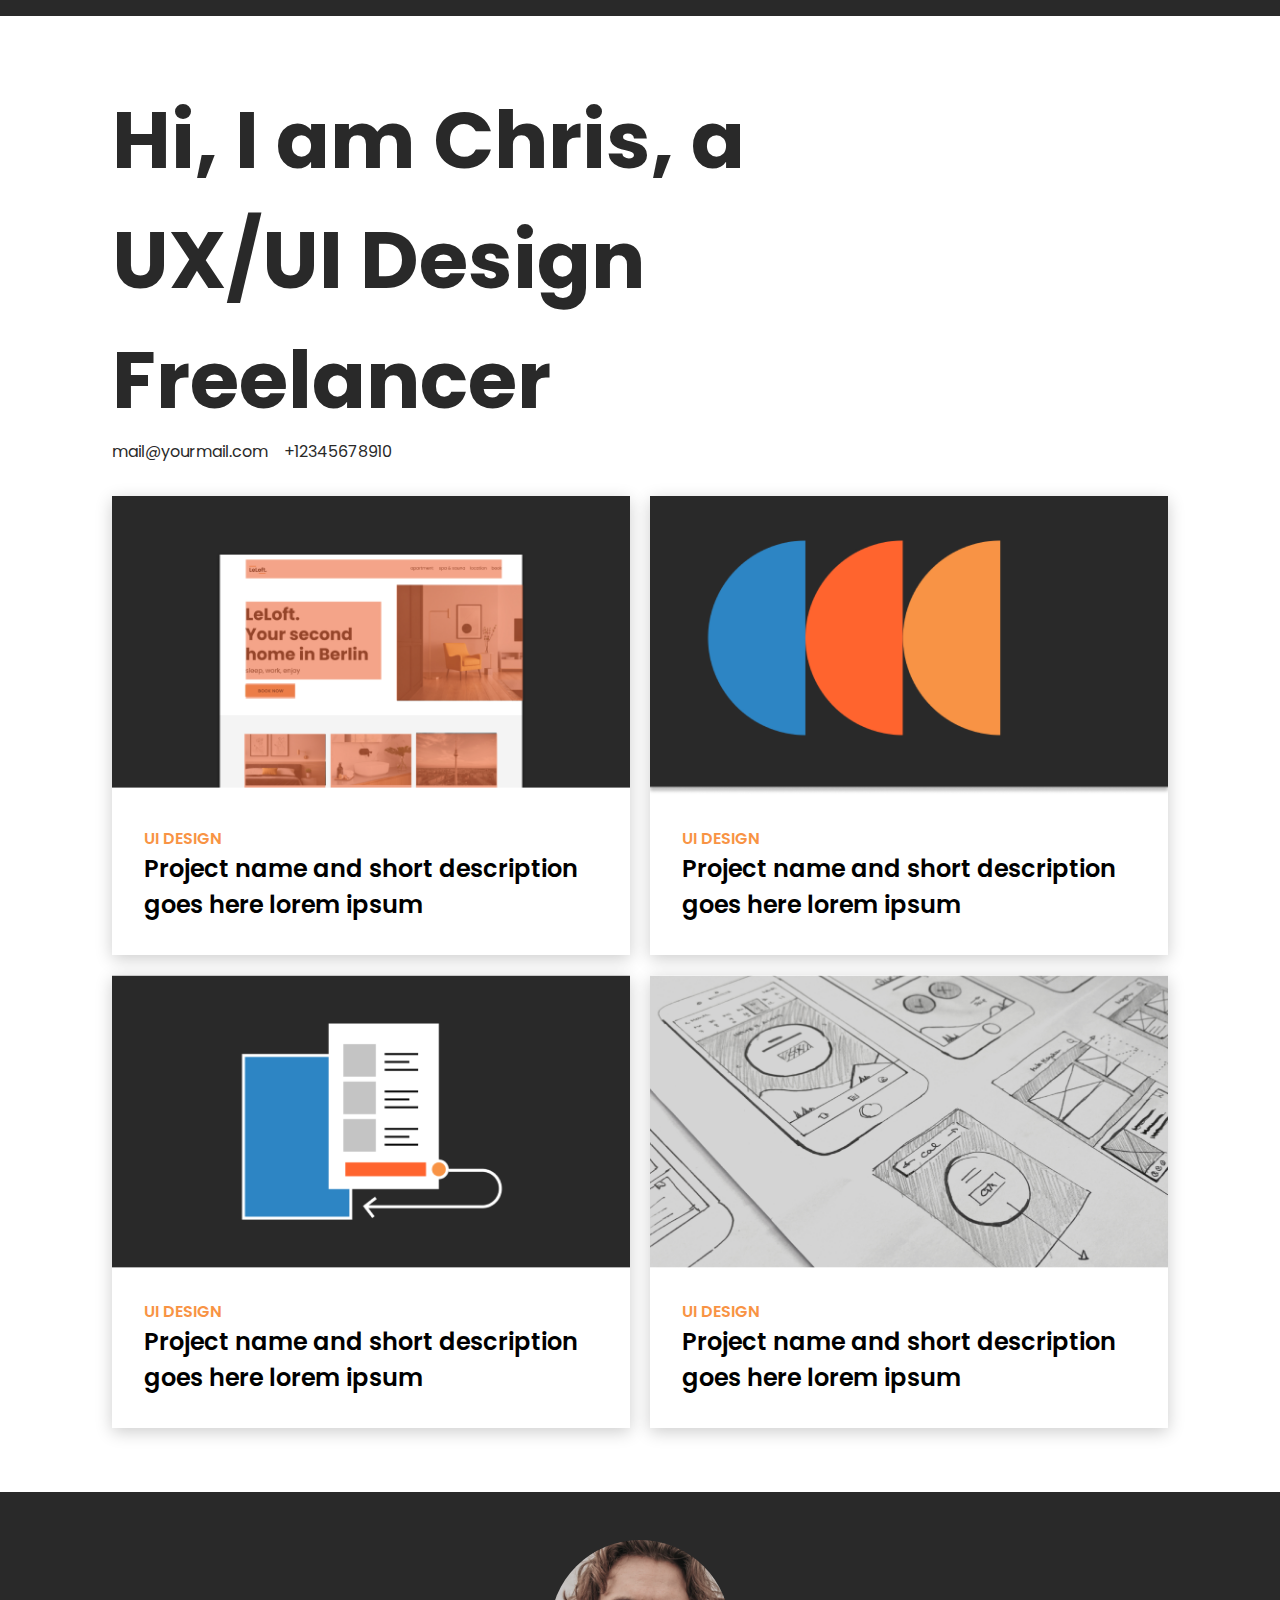
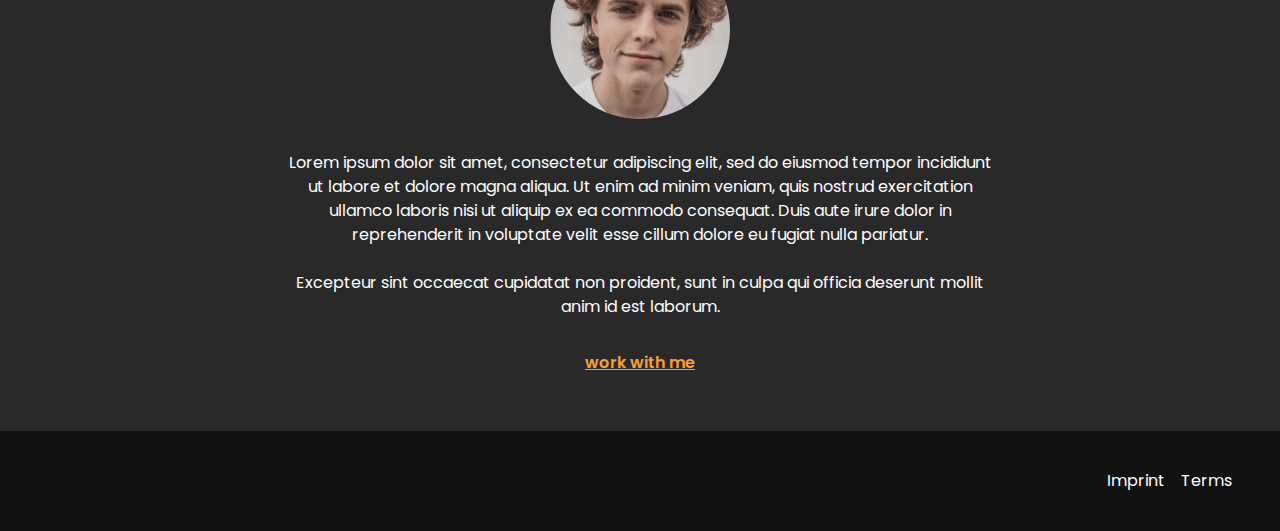
<file: index.html>
<!DOCTYPE html>
<html lang="en">
<head>
    <meta charset="UTF-8">
    <meta name="viewport" content="width=device-width, initial-scale=1.0">
    <title>Figma Design 1</title>
    <link rel="preconnect" href="https://fonts.googleapis.com">
    <link rel="preconnect" href="https://fonts.gstatic.com" crossorigin>
    <link href="https://fonts.googleapis.com/css2?family=Poppins:wght@400;600;700&display=swap" rel="stylesheet">
    <link rel="stylesheet" href="style.css">
   
</head>
<body>
    <nav>
        <!--logo-->
        <!--nav-->
    </nav>

    <div class="wrapper">

        <!--Header-->

        <header class="primary-header">
            <h1>Hi, I am Chris, a UX/UI Design Freelancer</h1>
            <div>
                <a href="mailto: mail@yourmail.com">mail@yourmail.com</a>&nbsp;&nbsp;
                <a href="tel:+12345678910">+12345678910</a>
            </div>
        </header>

        <!--Body Content-->
        
        <main>
            <div class="main-content-grid">
                <!--Project 1-->
                <div class="card stacked">
                    <a href="project-detail-page.html" class="card-img-wrapper"><img class="card-img" src="img/img1.png" alt="project image of house website landing page"></a>
                    <div class="card-content">
                        <h2 class="card-title"> UI DESIGN
                        </h2>
                        <p class="card-description">Project name and short description goes here lorem ipsum
                        </p>
                    </div>
                </div>

                <!--Project 2-->
                <div class="card stacked">
                    <a href="#" class="card-img-wrapper"><img class="card-img" src="img/img2.png" alt="project image of geometric shape"></a>
                    <div class="card-content">
                      <h2 class="card-title"> UI DESIGN
                      </h2>
                      <p class="card-description">Project name and short description goes here lorem ipsum
                      </p>  
                    </div>
                </div>

                <!--Project 3-->
                <div class="card stacked">
                    <a href="#" class="card-img-wrapper"><img class="card-img" src="img/img3.png" alt="illustration image of website page moved to another page"></a>
                    <div class="card-content">
                      <h2 class="card-title"> UI DESIGN
                      </h2>
                      <p class="card-description">Project name and short description goes here lorem ipsum
                      </p>  
                    </div>
                </div>

                <!--Project 4-->
                <div class="card stacked">
                    <a href="#" class="card-img-wrapper"><img class="card-img" src="img/img4.png" alt="sketch image of phones"></a>
                    <div class="card-content">
                        <h2 class="card-title"> UI DESIGN
                        </h2>
                        <p class="card-description">Project name and short description goes here lorem ipsum
                        </p>
                    </div>
                </div>

            </div>
        </main>
    </div>

    <footer>
       <div class="profile">
        <img class="profile-img" src="img/guy-profile.png" alt="profile image of creator">
        <p>Lorem ipsum dolor sit amet, consectetur adipiscing elit, sed do eiusmod tempor incididunt ut labore et dolore magna aliqua. Ut enim ad minim veniam, quis nostrud exercitation ullamco laboris nisi ut aliquip ex ea commodo consequat. Duis aute irure dolor in reprehenderit in voluptate velit esse cillum dolore eu fugiat nulla pariatur. 
        <br>
        <br>
        Excepteur sint occaecat cupidatat non proident, sunt in culpa qui officia deserunt mollit anim id est laborum.
        </p>
        <a class="contact-profile" href="https://www.figma-design-1.com/work">work with me</a>
       </div> 

       <div class="footer-links">
        <a href="https://www.figma-design-1.com/imprint">Imprint</a>
        <a href="https://www.figma-design-1.com/terms">Terms</a>
       </div>
       
    </footer>
</body>
</html>
</file>
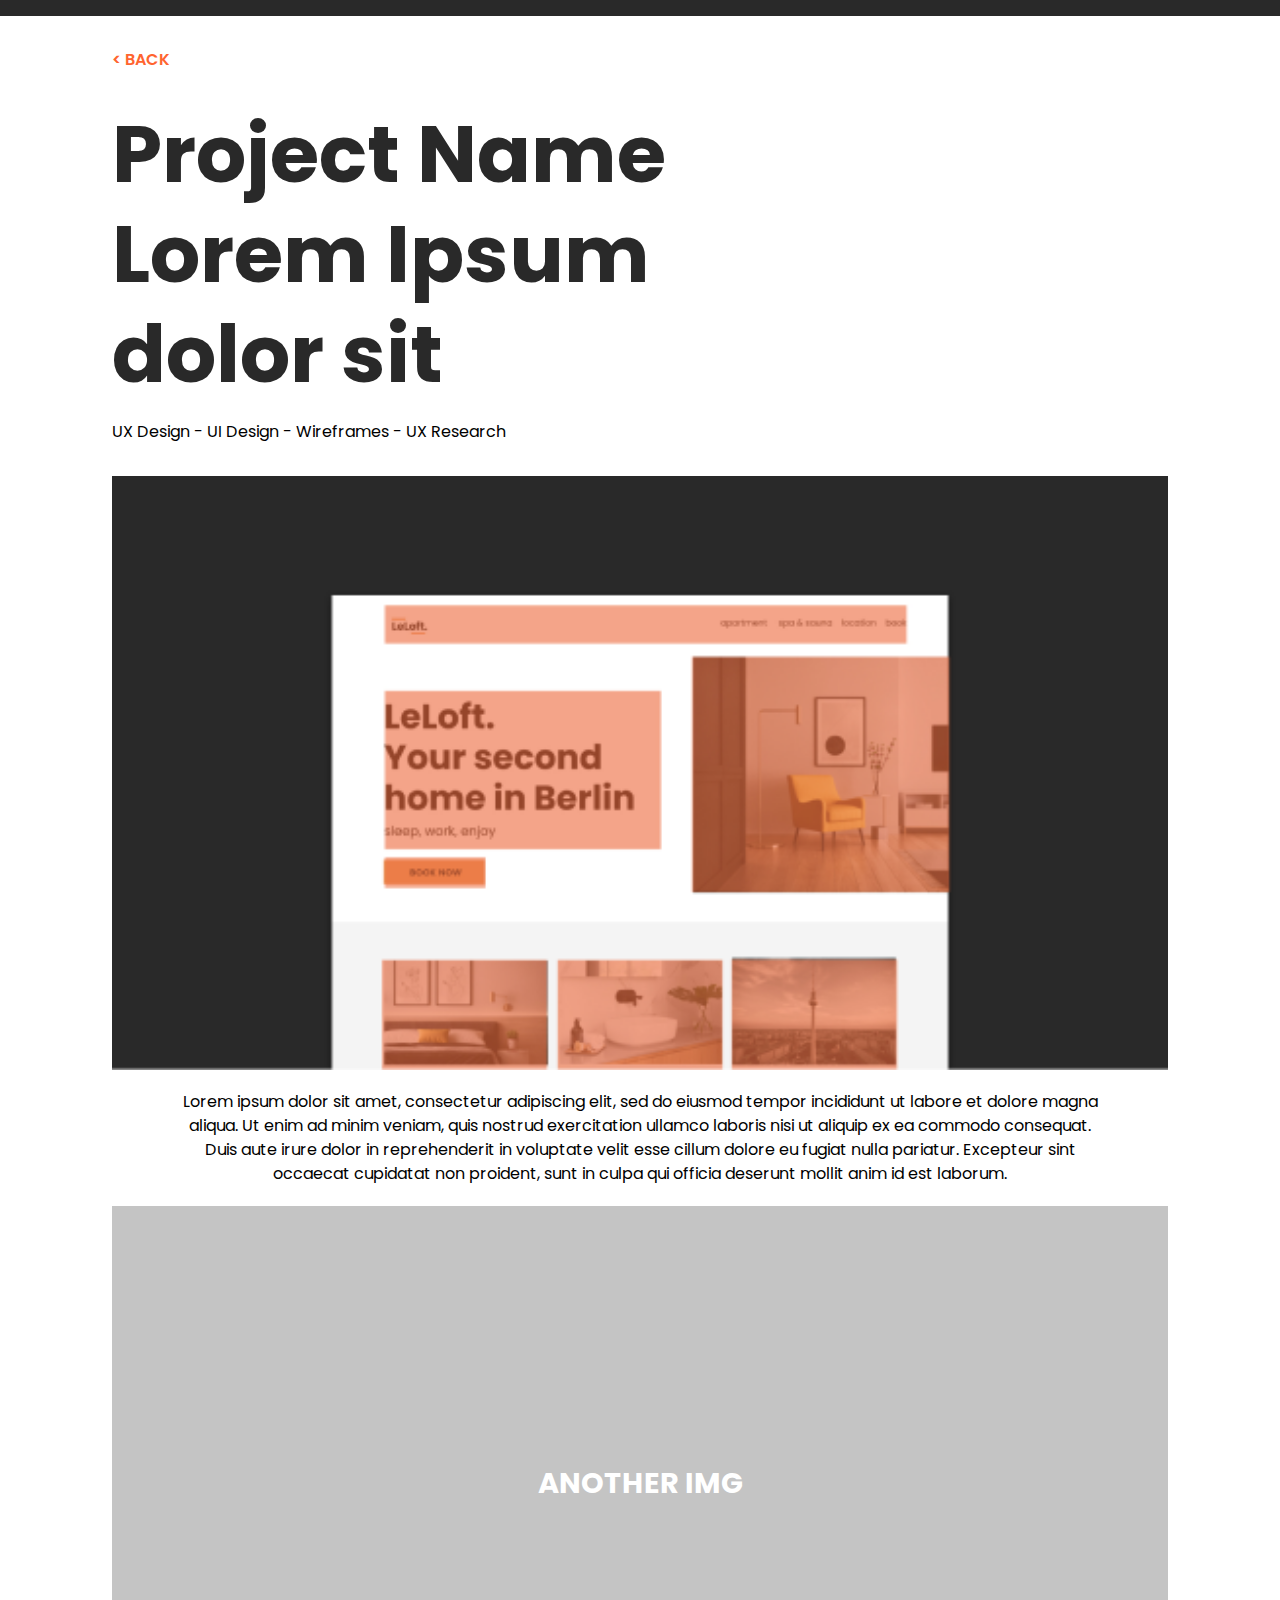
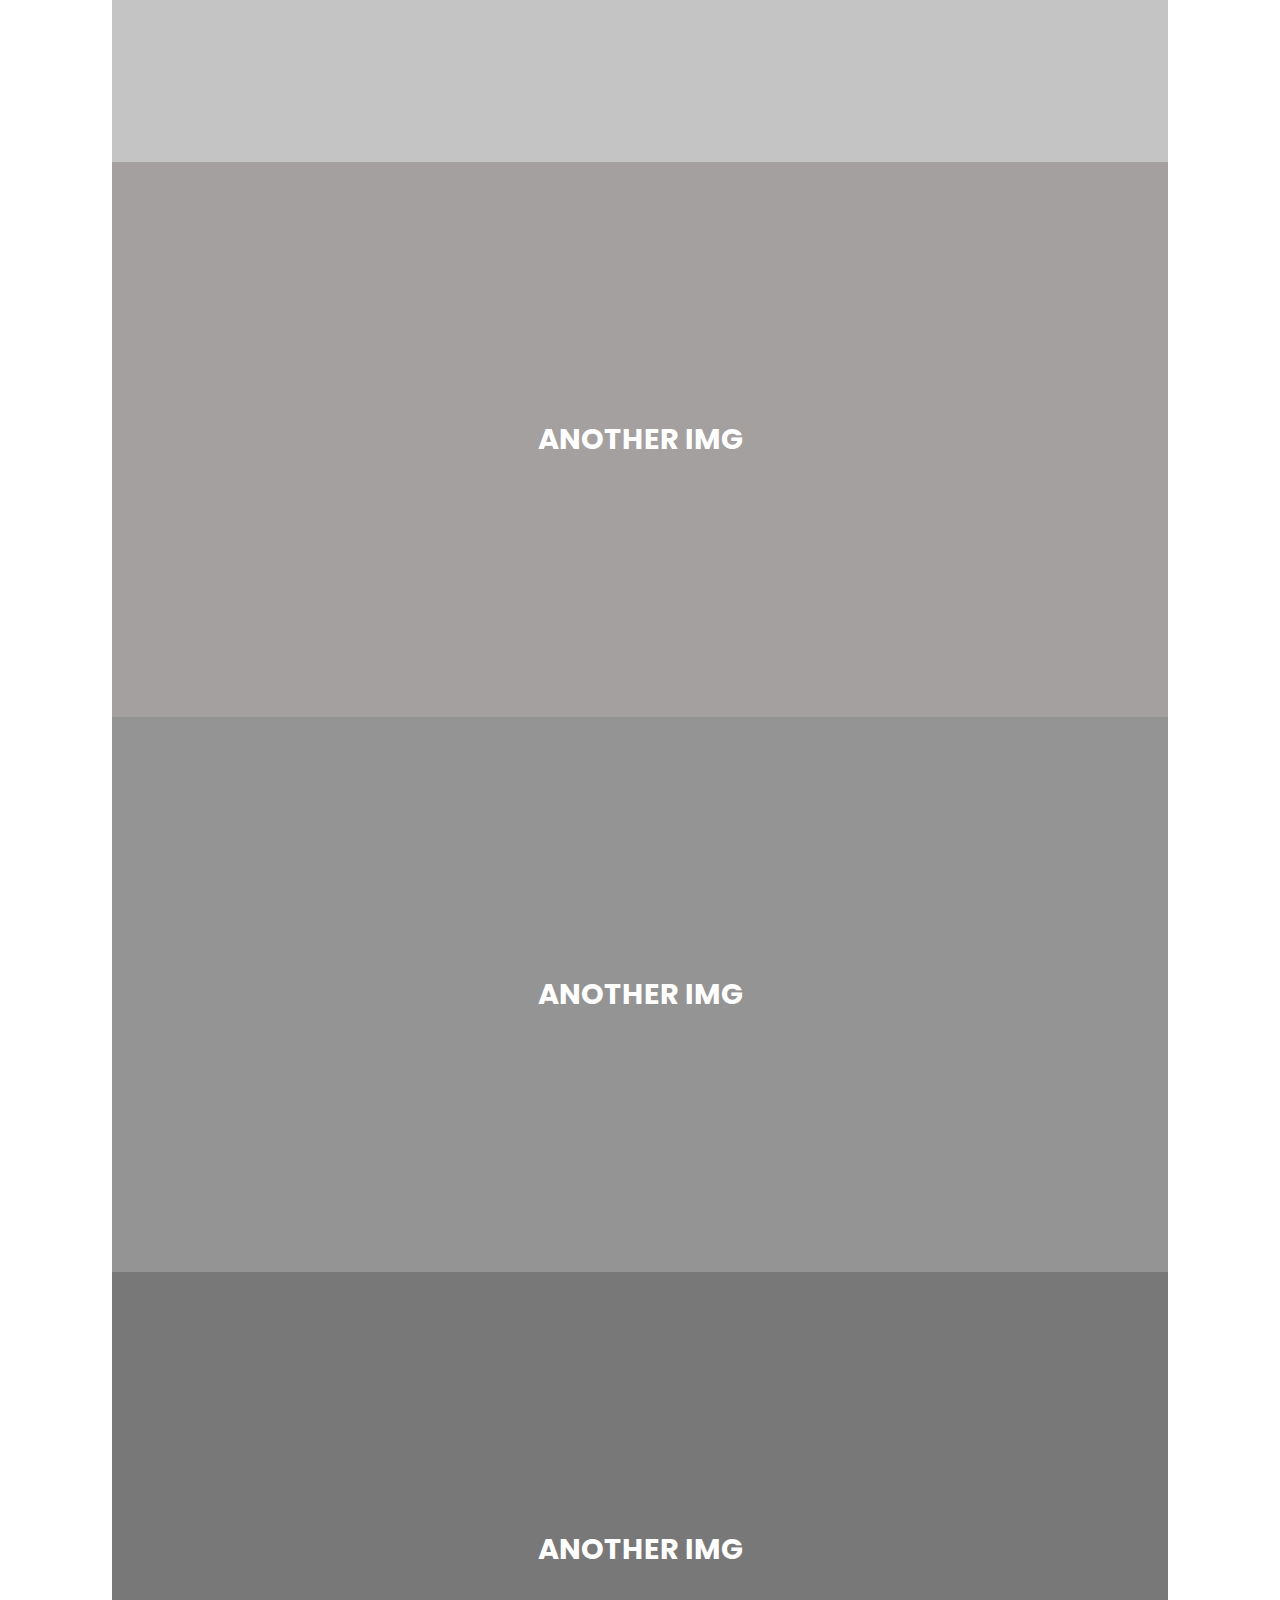
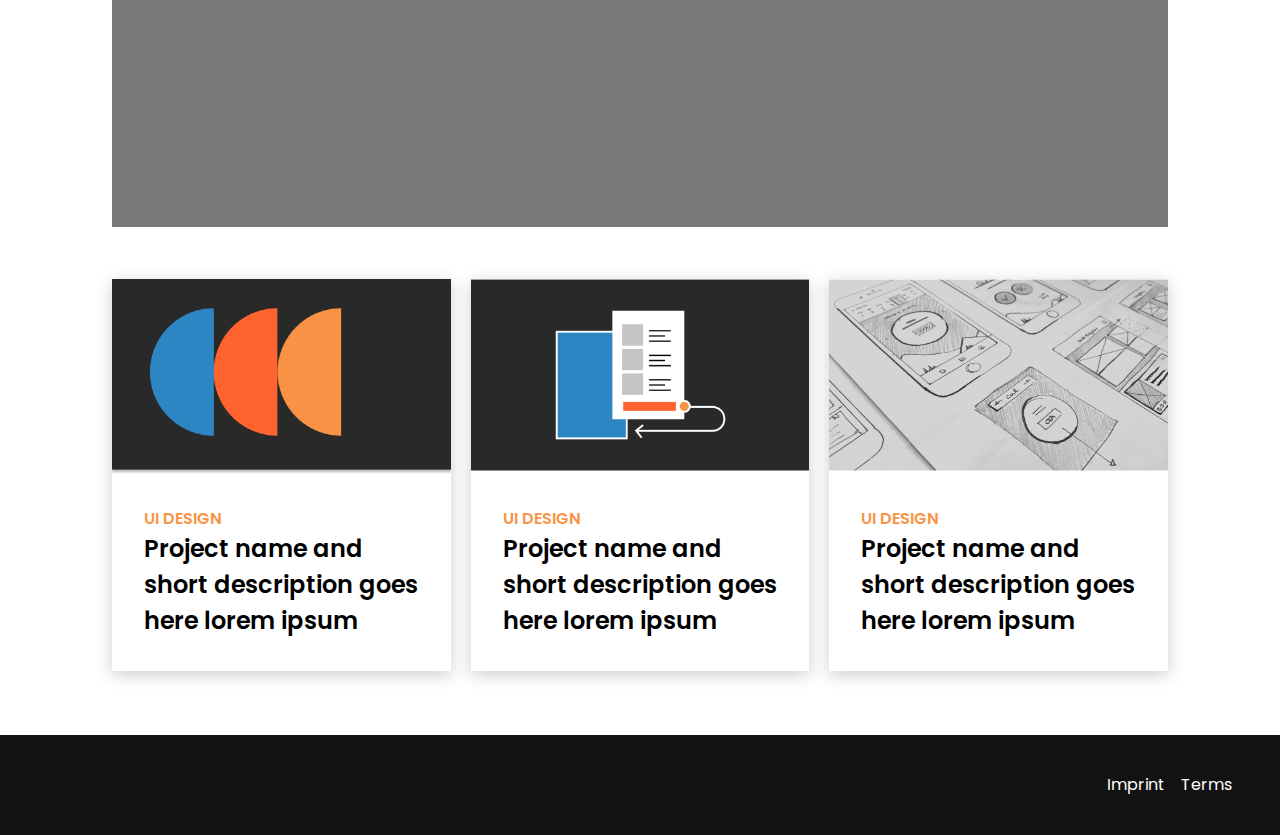
<file: project-detail-page.html>
<!DOCTYPE html>
<html lang="en">
<head>
    <meta charset="UTF-8">
    <meta name="viewport" content="width=device-width, initial-scale=1.0">
    <title>Figma Design 1</title>
    <link rel="preconnect" href="https://fonts.googleapis.com">
    <link rel="preconnect" href="https://fonts.gstatic.com" crossorigin>
    <link href="https://fonts.googleapis.com/css2?family=Poppins:wght@400;600;700&display=swap" rel="stylesheet">
    <link rel="stylesheet" href="style.css">
   
</head>
<body>
    <nav>
        <!--logo-->
        <!--nav-->
    </nav>

    <div class="wrapper--project">

        <div class="home-link">
            <a href="index.html" class="home-link-text"> &lt;&nbsp;BACK</a>
        </div>

        <!--Header-->

        <header class="primary-header--project">
            <h1>Project Name Lorem Ipsum dolor sit</h1>
            <div>
                <p> UX Design - UI Design - Wireframes - UX Research</p>
            </div>
        </header>

        <!--Body Content-->

        <main>
            <div class="main-content-grid--project">
                <!--Project 1-->
                <div class="card--project">
                    <img class="card-img--project" src="img/img1.png" alt="project image of house website landing page">
                </div>

                <div class="project-sum">
                    <p>Lorem ipsum dolor sit amet, consectetur adipiscing elit, sed do eiusmod tempor incididunt ut labore et dolore magna aliqua. Ut enim ad minim veniam, quis nostrud exercitation ullamco laboris nisi ut aliquip ex ea commodo consequat. Duis aute irure dolor in reprehenderit in voluptate velit esse cillum dolore eu fugiat nulla pariatur. Excepteur sint occaecat cupidatat non proident, sunt in culpa qui officia deserunt mollit anim id est laborum.
                    </p>
                </div>

                <div class="gallery-img">
                    <!--<img class="card-img-5" src="#" alt="ANOTHER IMG">
                    <img class="card-img-6" src="#" alt="ANOTHER IMG">
                    <img class="card-img-7" src="#" alt="ANOTHER IMG">
                    <img class="card-img-8" src="#" alt="ANOTHER IMG">-->
                    <div class="img-placeholder-5">ANOTHER IMG</div>
                    <div class="img-placeholder-6">ANOTHER IMG</div>
                    <div class="img-placeholder-7">ANOTHER IMG</div>
                    <div class="img-placeholder-8">ANOTHER IMG</div>

                </div>

                <div class="project-card-row">
                    
                    <!--Project 2-->
                    <div class="card stacked">
                        <a href="#" class="card-img-wrapper"><img class="card-img" src="img/img2.png" alt="project image of geometric shape"></a>
                        <div class="card-content">
                            <h2 class="card-title"> UI DESIGN
                            </h2>
                            <p class="card-description">Project name and short description goes here lorem ipsum
                            </p>  
                        </div>
                    </div>

                    <!--Project 3-->
                    <div class="card stacked mob-order-last">
                        <a href="#" class="card-img-wrapper"><img class="card-img" src="img/img3.png" alt="illustration image of website page moved to another page"></a>
                        <div class="card-content">
                            <h2 class="card-title"> UI DESIGN
                            </h2>
                            <p class="card-description">Project name and short description goes here lorem ipsum
                            </p>  
                        </div>
                    </div>

                    <!--Project 4-->
                    <div class="card stacked mob-order-mid">
                        <a href="#" class="card-img-wrapper"><img class="card-img" src="img/img4.png" alt="sketch image of phones"></a>
                        <div class="card-content">
                            <h2 class="card-title"> UI DESIGN
                            </h2>
                            <p class="card-description">Project name and short description goes here lorem ipsum
                            </p>
                        </div>
                    </div>

                </div>
                
            </div>
        </main>
    </div>

    <!--Footer-->

    <footer>
       <div class="footer-links">
        <a href="https://www.figma-design-1.com/imprint">Imprint</a>
        <a href="https://www.figma-design-1.com/terms">Terms</a>
       </div>   
    </footer>
</body>
</html>
</file>
<file: style.css>
:root {
    --ff-primary: 'Poppins', sans-serif;
}

/* Remove default margin */
/* Box sizing rules */
*,
*::before,
*::after {
  box-sizing: border-box;
  margin: 0;
}


h1,
h2 {
  font-family: var(--ff-primary);
}

/* Set core root defaults */
html:focus-within {
    scroll-behavior: smooth;
  }
  
/* Set core body defaults */
body {
    min-height: 100vh;
    text-rendering: optimizeSpeed;
    line-height: 1.5;
    font-family: var(--ff-primary);
    font-size: 1rem;
}
  
/* A elements that don't have a class get default styles */
a:not([class]) {
    text-decoration-skip-ink: auto;
}
  
/* Make images easier to work with */
img,
picture {
    max-width: 100%;
    display: block;
}

  /* Remove all animations, transitions and smooth scroll for people that prefer not to see them */
@media (prefers-reduced-motion: reduce) {
    html:focus-within {
      scroll-behavior: auto;
    }
    *,
    *::before,
    *::after {
      animation-duration: 0.01ms !important;
      animation-iteration-count: 1 !important;
      transition-duration: 0.01ms !important;
      scroll-behavior: auto !important;
    }
  }

nav {
    height: 1rem;
    width:auto;
    background-color: #292929;
    padding: none;
}

.primary-header {
    margin-top: 4rem;
    max-width: 45.6rem;
}

.primary-header h1 {
    font-size: 5rem;
    font-weight: 700;
    color:#292929;
}

.primary-header a {
    color:#292929;
    text-decoration: none;
    padding-right: 0.25rem;
}

/* ----------------------------- */
/* Layout                        */
/* ----------------------------- */


.wrapper {
    max-width: 70rem;
    margin-inline: auto;
    padding-inline: 2rem;
}

.stacked {
    /*parent is grid and card stacked class is flex*/
    display: flex;
    flex-direction: column;
}
  
.stacked > * {
    grid-column: 1 / 2;
    grid-row: 1 / 2;
}



/* HOME layout */


.main-content-grid {
    display: grid;
    gap: 1.25rem;
    margin-top: 2rem;
    margin-bottom: 4rem;
    grid-template-columns: repeat(auto-fit, minmax(25rem, 2fr));
}

.card {
    position: relative;
    /*border: 3px solid pink;*/
    overflow: hidden; /* blocks the overflow and hides the rest of the picture*/
    box-shadow: 0 0.25rem 1rem rgb(0 0 0 / 0.2); 
}

.card-content {
    position: relative; /* not absolute(which would have broken out of the grid), but relative will put the content in front of the image */
    background:white;
    padding: 2rem;
    margin-top: auto; /*pushes box content to the bottom of card*/
}

.card-title {
    font-size: 1rem;  
    color: #F89344;
    font-weight:600;
}

.card-description {
    font-size: 1.5rem;
    font-weight:600;
}

.card-img {
    width: 100%;
    object-fit:cover; /*cover to fill in to the edges*/
    object-position: top;
}

.card-img-wrapper {
    position: relative; 
    aspect-ratio: 357/200; /*only set on image instead of the whole card*/
}

.profile {
    position: relative;
    display: flex;
    flex-direction: column; /*aligns picture above text vertically*/
    justify-content: center;
    align-items:center;
    width: 100%;
    background-color:#292929; 
}

.profile-img {
    position:relative;
    max-height: 180px;
    max-width: 180px;
    border-radius: 50%;
    margin-top: 3rem;
    margin-bottom: 2rem;
}

.profile p {
    text-align: center;
    max-width: 44.5rem;
    color: #FFFFFF;
    font-size: 1rem; 
    font-weight: 400;
    line-height: 1.5;
    margin-left: auto;
    margin-right: auto;
}

.contact-profile {
    color:#FB9E31;
    font-weight: 600;
    margin-top: 2rem;
    margin-bottom: 3.5rem;
}

.footer-links {
    display: flex;
    justify-content: flex-end;
    align-items: center;
    column-gap: 1em;
    width: 100%;
    height: 6.25rem;
    background-color: #121212;
}

.footer-links a {
    color: #FFFFFF;
    text-decoration: none;
    justify-content: space-between;
}

.footer-links>*:last-child {
    padding-right: 3rem;
}



/* Project Page layout */


.wrapper--project {
    max-width: 70rem;
    margin-inline: auto;
    padding-inline: 2rem;
}

.primary-header--project {
    margin-top: 2rem;
    max-width: 45.6rem;
}

.primary-header--project h1 {
    font-size: 5rem;
    font-weight: 700;
    line-height: 1.25;
    margin-bottom: 1rem;
    color:#292929;
}

.home-link {
    margin-top: 2rem;
}
.home-link-text {
    text-decoration: none;
    color: #FF642F;
    font-weight: 600;
}

.main-content-grid--project {
    display: grid;
    gap: 1.25rem;
    margin-top: 2rem;
    margin-bottom: 2rem;
    grid-template-columns: repeat(auto-fit, minmax(46rem, 1fr));
}

.card--project {
    display: grid;
    /*border: 3px solid pink;*/
}

.card-img--project {
    width: 100%;
    max-height: 39rem;
    object-fit:contain;
    object-position: top;
}

.project-sum {
    display: flex;
    flex-direction: column;
    place-items: center;
}

.project-sum p {
    text-align: center;
    max-width: 57.5rem;
}

.gallery-img {
    display: grid;
    grid-template-columns: repeat(auto-fit, minmax(100%, 1fr));
}

.img-placeholder-5,
.img-placeholder-6,
.img-placeholder-7,
.img-placeholder-8 {
    display: grid;
    place-items: center;
    max-width: 69.5rem;
    max-height: 139rem;
    color: #FFF;
    font-weight: 700;
    font-size: 1.8rem;
}

.img-placeholder-5 {
    background-color: #c4c4c4;
    height: 34.7rem;
}

.img-placeholder-6 {
    background-color: #A4A0A0;
    height: 34.7rem;
}

.img-placeholder-7 {
    background-color: #959494;
    height: 34.7rem;
}

.img-placeholder-8 {
    background-color: #797878;
    height: 34.7rem;
}

.project-card-row {
    display: flex;
    flex-direction: row;
    gap: 1.25rem;
    margin-top: 2rem;
    margin-bottom: 2rem;
    max-width: 1108px;
    margin-left: auto;
    margin-right: auto;
}

@media (max-width: 40em) {
    /* Styles for screens up to 40em (640px) width - mobile */

   /*Home page*/
   
    .primary-header h1,
    .primary-header--project h1 {
        font-size: 3rem;
    }

    .wrapper {
        padding-inline: 1rem; /* Adjust padding for smaller screens */
    }

    .main-content-grid {
        grid-template-columns: repeat(auto-fit, minmax(100%, 1fr)); /* Full-width columns */
        gap: 1rem; /* Reduce gap between items */
    }

    .card-img { 
        position: relative;
    }

    .profile p {
        width: 90%; 
        max-width: none; /* Remove max-width constraint */
        line-height: 1.8;
    }
 
    /*Project Page*/

    .wrapper--project {
        padding-inline: 0; /* Adjust padding for smaller screens */
    }

    .home-link {
        padding-inline: 1rem;
    }
    .primary-header--project {
        padding-inline: 1rem;
    }
    .primary-header--project h1 {
        margin-right: 2rem;
    }

    .project-sum p {
        padding-inline: 1rem;
    }

    .main-content-grid--project {
        grid-template-columns: repeat(auto-fit, minmax(100%, 1fr)); /* Full-width columns */
    }

    .project-card-row {
        flex-direction: column;
        max-width: none;
        margin-left: 1rem;
        margin-right: 1rem;
    }

    .mob-order-mid {
        order: 1; /* moving card to the middle when on mobile*/
    }

    .mob-order-last {
        order: 2;
    }

}
</file>
